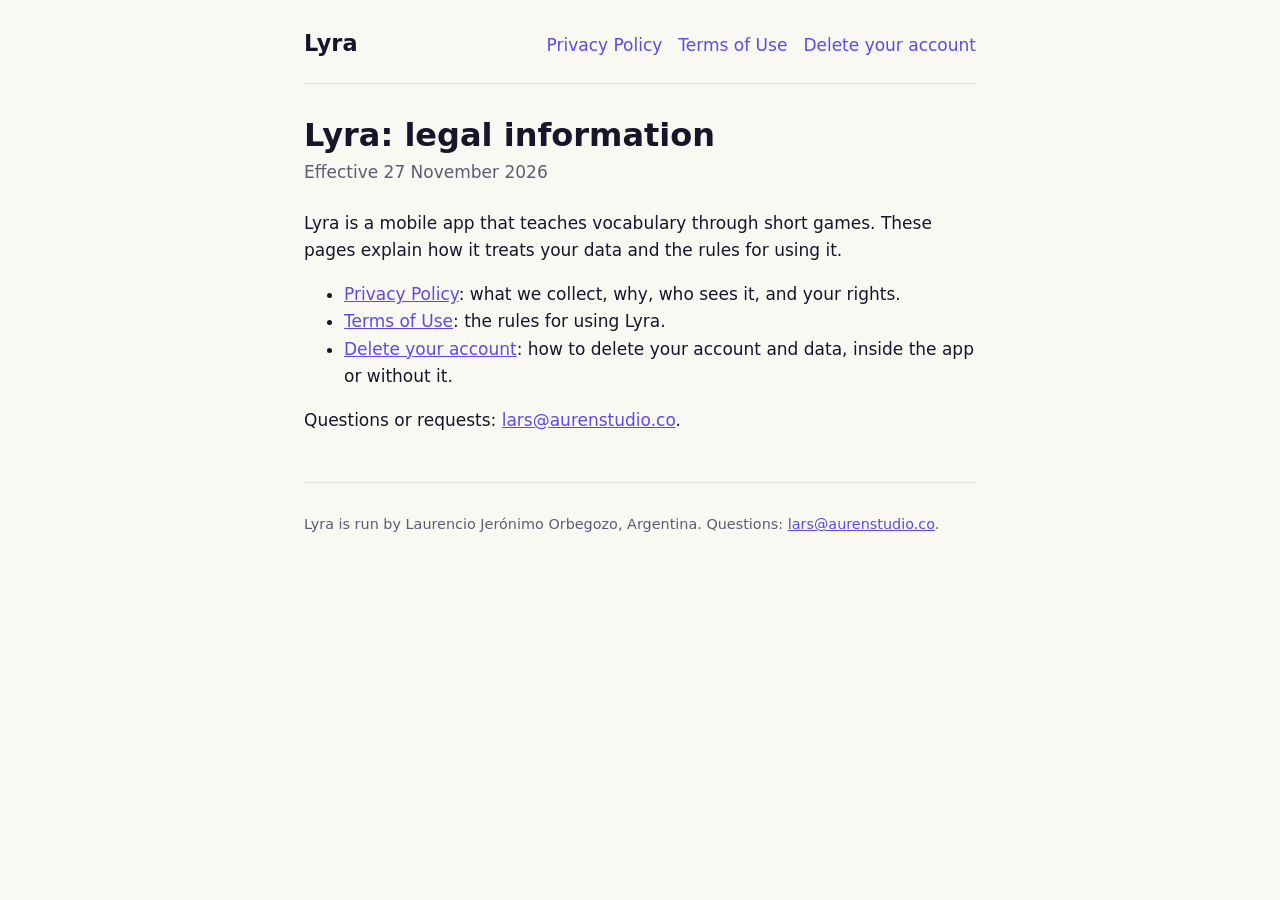
<file: index.html>
<!doctype html>
<html lang="en">
<head>
<meta charset="utf-8">
<meta name="viewport" content="width=device-width, initial-scale=1">
<title>Legal · Lyra</title>
<link rel="stylesheet" href="style.css">
</head>
<body>
<div class="page">
<header>
<a class="brand" href="index.html">Lyra</a>
<nav aria-label="Legal pages">
<a href="privacy.html">Privacy Policy</a>
<a href="terms.html">Terms of Use</a>
<a href="delete-account.html">Delete your account</a>
</nav>
</header>
<main>
<h1>Lyra: legal information</h1>
<p class="meta">Effective 27 November 2026</p>
<p>Lyra is a mobile app that teaches vocabulary through short games. These pages explain how it treats your data and the rules for using it.</p>
<ul>
<li><a href="privacy.html">Privacy Policy</a>: what we collect, why, who sees it, and your rights.</li>
<li><a href="terms.html">Terms of Use</a>: the rules for using Lyra.</li>
<li><a href="delete-account.html">Delete your account</a>: how to delete your account and data, inside the app or without it.</li>
</ul>
<p>Questions or requests: <a href="mailto:lars@aurenstudio.co">lars@aurenstudio.co</a>.</p>

</main>
<footer>
<p>Lyra is run by Laurencio Jerónimo Orbegozo, Argentina. Questions: <a href="mailto:lars@aurenstudio.co">lars@aurenstudio.co</a>.</p>
</footer>
</div>
</body>
</html>
</file>
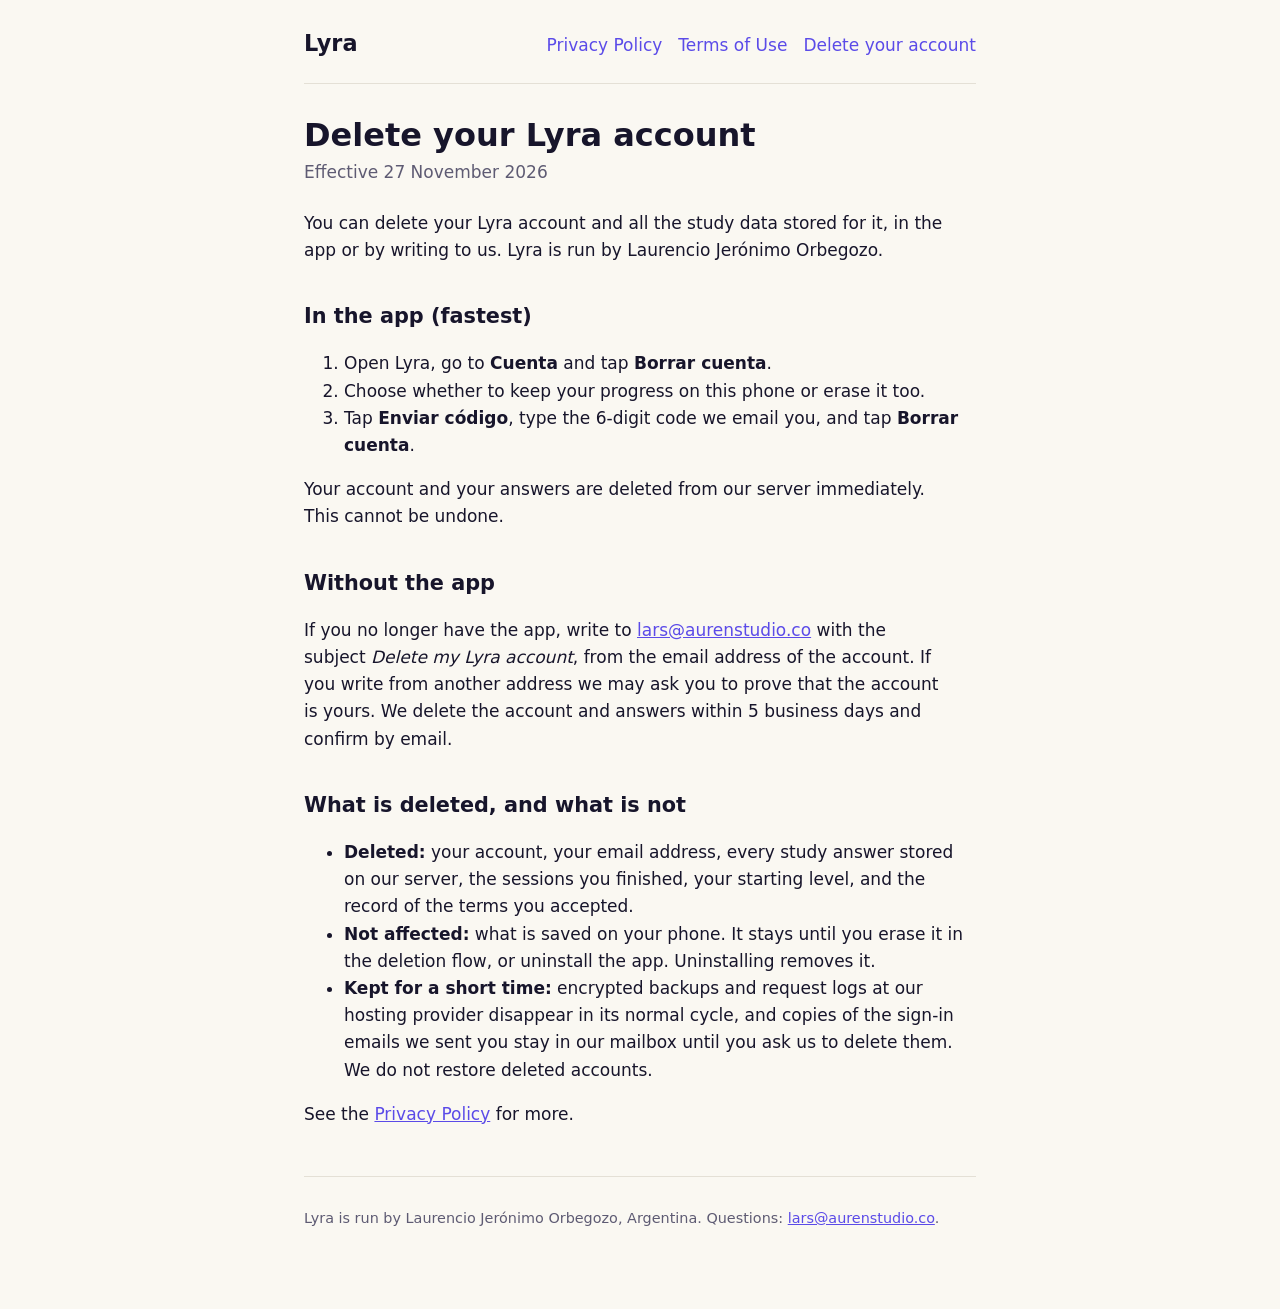
<file: delete-account.html>
<!doctype html>
<html lang="en">
<head>
<meta charset="utf-8">
<meta name="viewport" content="width=device-width, initial-scale=1">
<title>Delete your account · Lyra</title>
<link rel="stylesheet" href="style.css">
</head>
<body>
<div class="page">
<header>
<a class="brand" href="index.html">Lyra</a>
<nav aria-label="Legal pages">
<a href="privacy.html">Privacy Policy</a>
<a href="terms.html">Terms of Use</a>
<a href="delete-account.html">Delete your account</a>
</nav>
</header>
<main>
<h1>Delete your Lyra account</h1>
<p class="meta">Effective 27 November 2026</p>
<p>You can delete your Lyra account and all the study data stored for it, in the app or by writing to us. Lyra is run by Laurencio Jerónimo Orbegozo.</p>

<h2>In the app (fastest)</h2>
<ol>
<li>Open Lyra, go to <strong>Cuenta</strong> and tap <strong>Borrar cuenta</strong>.</li>
<li>Choose whether to keep your progress on this phone or erase it too.</li>
<li>Tap <strong>Enviar código</strong>, type the 6-digit code we email you, and tap <strong>Borrar cuenta</strong>.</li>
</ol>
<p>Your account and your answers are deleted from our server immediately. This cannot be undone.</p>

<h2>Without the app</h2>
<p>If you no longer have the app, write to <a href="mailto:lars@aurenstudio.co?subject=Delete%20my%20Lyra%20account">lars@aurenstudio.co</a> with the subject <em>Delete my Lyra account</em>, from the email address of the account. If you write from another address we may ask you to prove that the account is yours. We delete the account and answers within 5 business days and confirm by email.</p>

<h2>What is deleted, and what is not</h2>
<ul>
<li><strong>Deleted:</strong> your account, your email address, every study answer stored on our server, the sessions you finished, your starting level, and the record of the terms you accepted.</li>
<li><strong>Not affected:</strong> what is saved on your phone. It stays until you erase it in the deletion flow, or uninstall the app. Uninstalling removes it.</li>
<li><strong>Kept for a short time:</strong> encrypted backups and request logs at our hosting provider disappear in its normal cycle, and copies of the sign-in emails we sent you stay in our mailbox until you ask us to delete them. We do not restore deleted accounts.</li>
</ul>
<p>See the <a href="privacy.html">Privacy Policy</a> for more.</p>

</main>
<footer>
<p>Lyra is run by Laurencio Jerónimo Orbegozo, Argentina. Questions: <a href="mailto:lars@aurenstudio.co">lars@aurenstudio.co</a>.</p>
</footer>
</div>
</body>
</html>
</file>
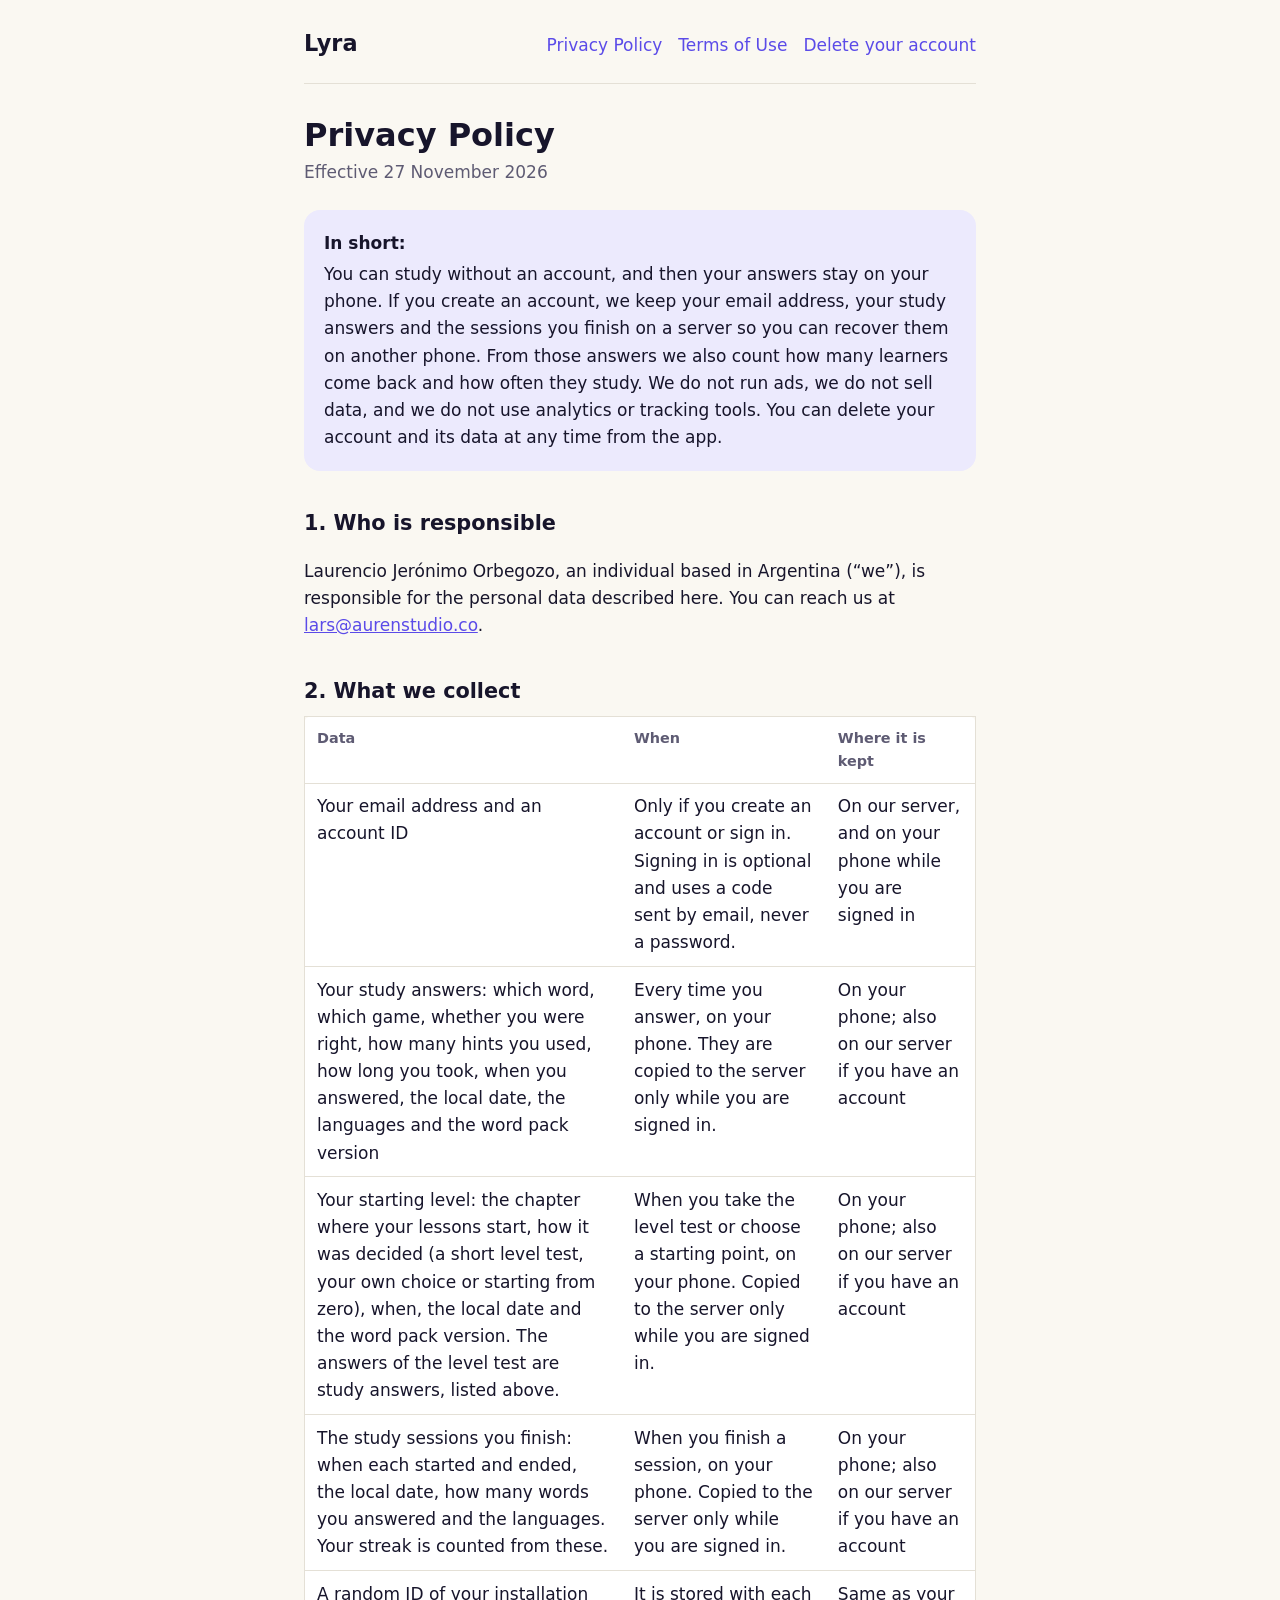
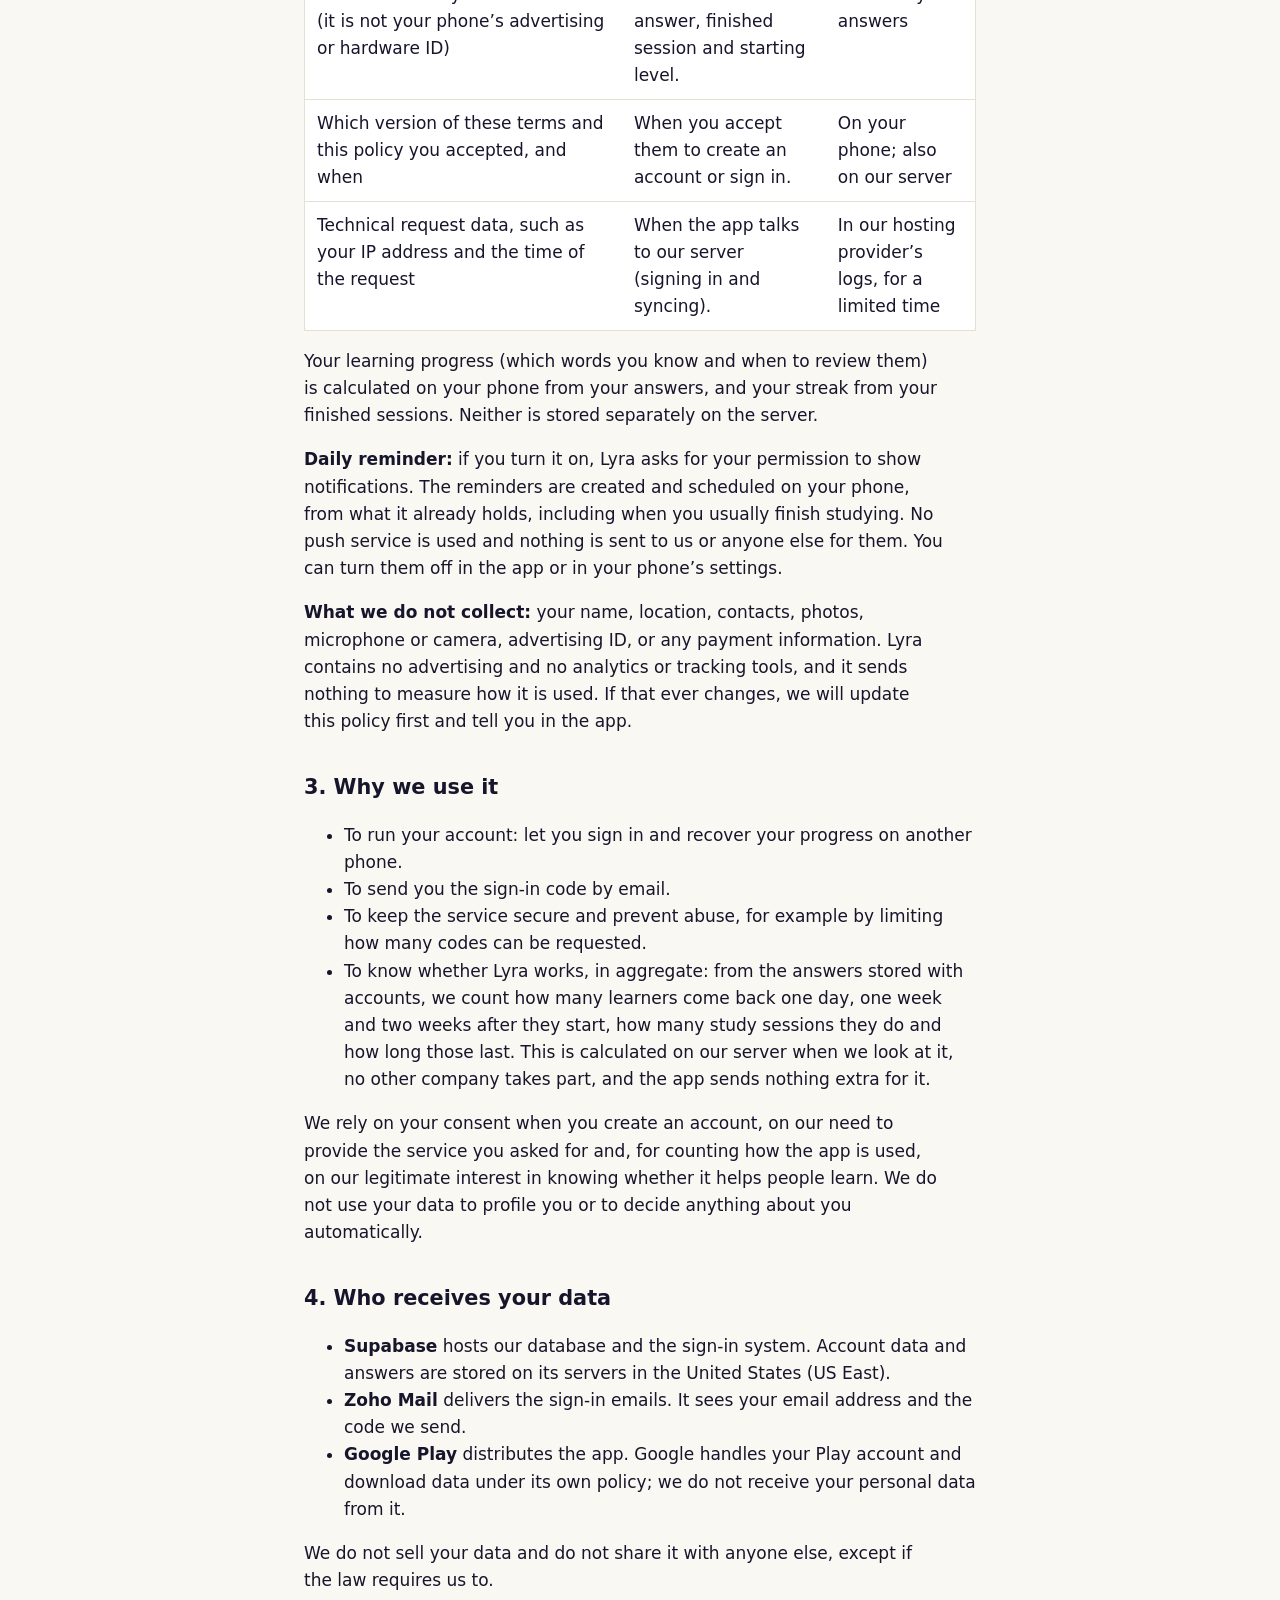
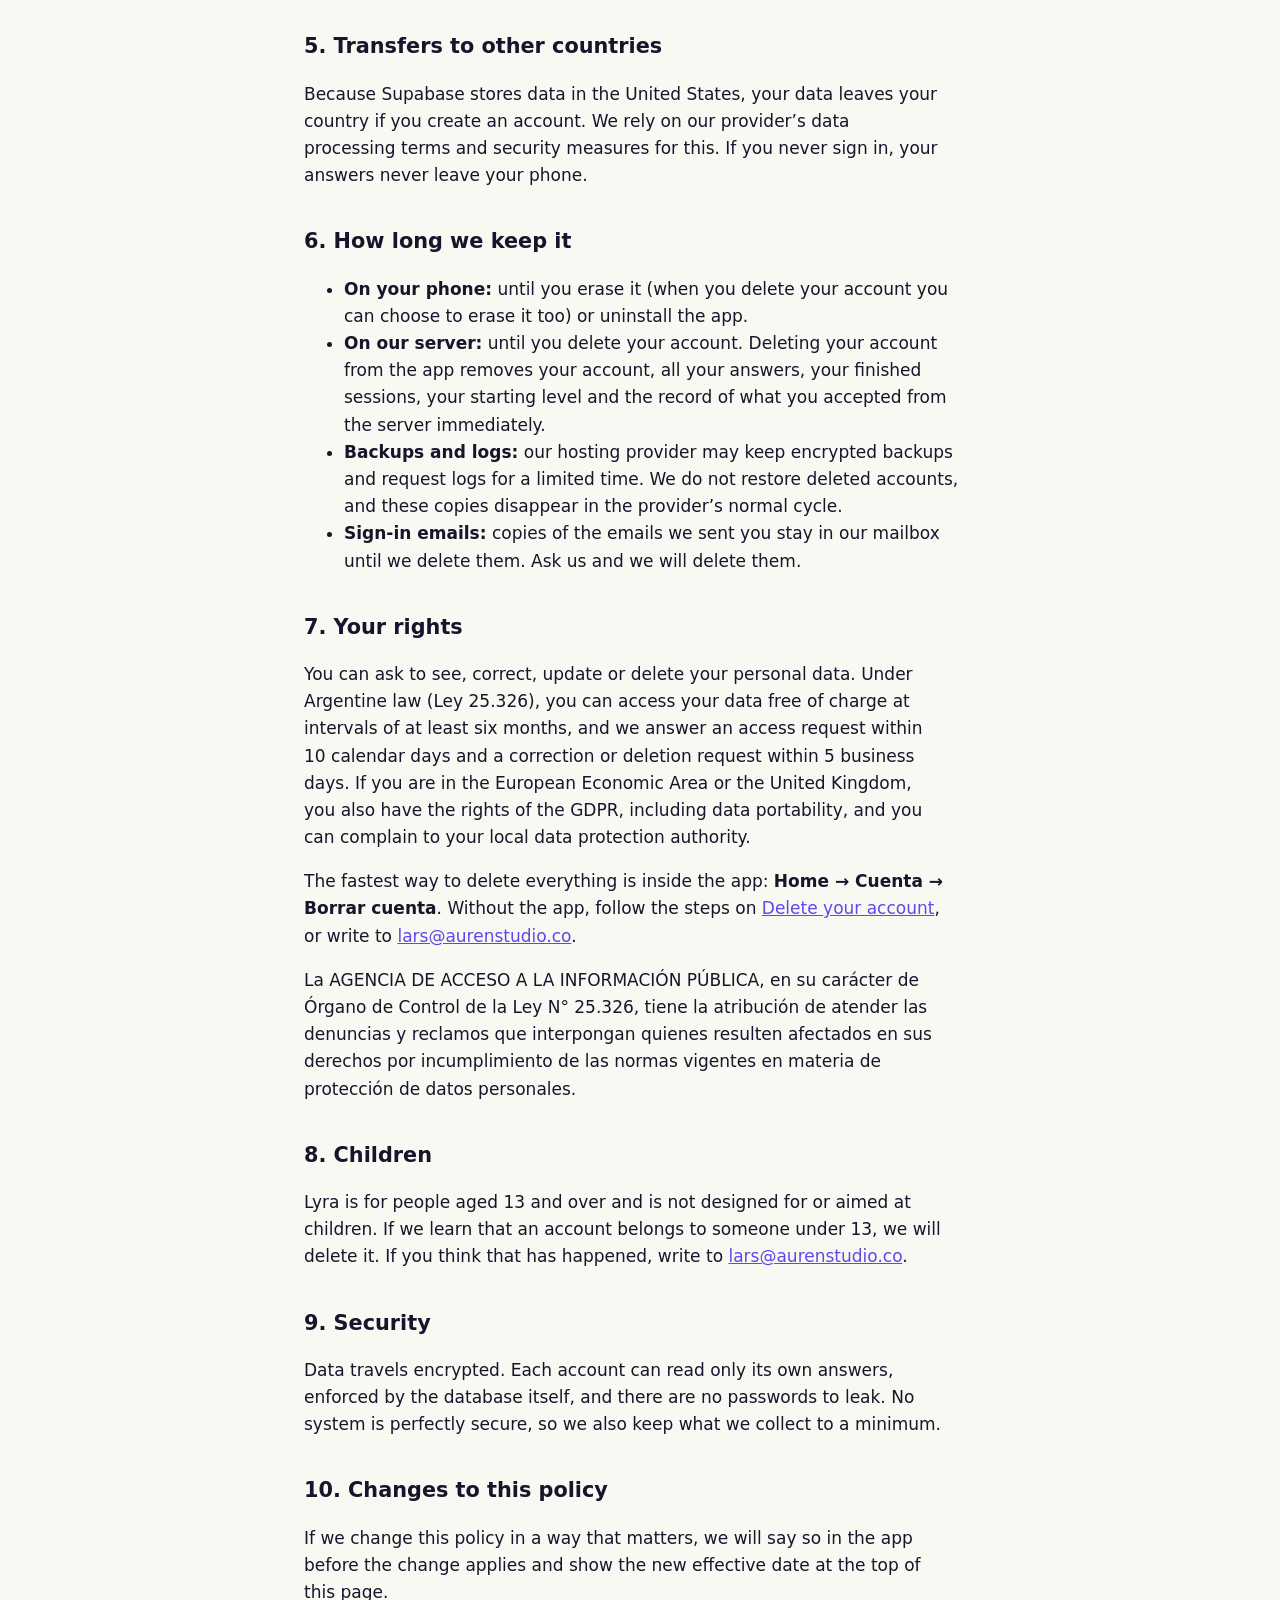
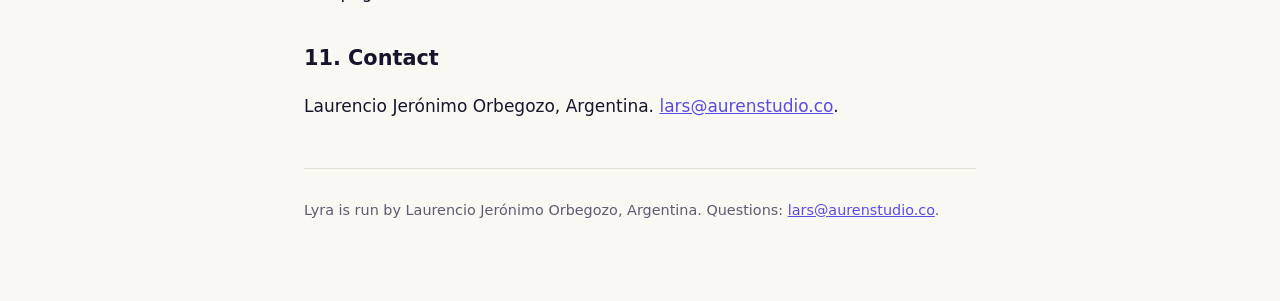
<file: privacy.html>
<!doctype html>
<html lang="en">
<head>
<meta charset="utf-8">
<meta name="viewport" content="width=device-width, initial-scale=1">
<title>Privacy Policy · Lyra</title>
<link rel="stylesheet" href="style.css">
</head>
<body>
<div class="page">
<header>
<a class="brand" href="index.html">Lyra</a>
<nav aria-label="Legal pages">
<a href="privacy.html">Privacy Policy</a>
<a href="terms.html">Terms of Use</a>
<a href="delete-account.html">Delete your account</a>
</nav>
</header>
<main>
<h1>Privacy Policy</h1>
<p class="meta">Effective 27 November 2026</p>

<div class="summary">
<p><strong>In short:</strong></p>
<p>You can study without an account, and then your answers stay on your phone. If you create an account, we keep your email address, your study answers and the sessions you finish on a server so you can recover them on another phone. From those answers we also count how many learners come back and how often they study. We do not run ads, we do not sell data, and we do not use analytics or tracking tools. You can delete your account and its data at any time from the app.</p>
</div>

<h2>1. Who is responsible</h2>
<p>Laurencio Jerónimo Orbegozo, an individual based in Argentina (&ldquo;we&rdquo;), is responsible for the personal data described here. You can reach us at <a href="mailto:lars@aurenstudio.co">lars@aurenstudio.co</a>.</p>

<h2>2. What we collect</h2>
<div class="table-wrap">
<table>
<thead><tr><th>Data</th><th>When</th><th>Where it is kept</th></tr></thead>
<tbody>
<tr><td data-label="Data">Your email address and an account ID</td><td data-label="When">Only if you create an account or sign in. Signing in is optional and uses a code sent by email, never a password.</td><td data-label="Where it is kept">On our server, and on your phone while you are signed in</td></tr>
<tr><td data-label="Data">Your study answers: which word, which game, whether you were right, how many hints you used, how long you took, when you answered, the local date, the languages and the word pack version</td><td data-label="When">Every time you answer, on your phone. They are copied to the server only while you are signed in.</td><td data-label="Where it is kept">On your phone; also on our server if you have an account</td></tr>
<tr><td data-label="Data">Your starting level: the chapter where your lessons start, how it was decided (a short level test, your own choice or starting from zero), when, the local date and the word pack version. The answers of the level test are study answers, listed above.</td><td data-label="When">When you take the level test or choose a starting point, on your phone. Copied to the server only while you are signed in.</td><td data-label="Where it is kept">On your phone; also on our server if you have an account</td></tr>
<tr><td data-label="Data">The study sessions you finish: when each started and ended, the local date, how many words you answered and the languages. Your streak is counted from these.</td><td data-label="When">When you finish a session, on your phone. Copied to the server only while you are signed in.</td><td data-label="Where it is kept">On your phone; also on our server if you have an account</td></tr>
<tr><td data-label="Data">A random ID of your installation (it is not your phone&rsquo;s advertising or hardware ID)</td><td data-label="When">It is stored with each answer, finished session and starting level.</td><td data-label="Where it is kept">Same as your answers</td></tr>
<tr><td data-label="Data">Which version of these terms and this policy you accepted, and when</td><td data-label="When">When you accept them to create an account or sign in.</td><td data-label="Where it is kept">On your phone; also on our server</td></tr>
<tr><td data-label="Data">Technical request data, such as your IP address and the time of the request</td><td data-label="When">When the app talks to our server (signing in and syncing).</td><td data-label="Where it is kept">In our hosting provider&rsquo;s logs, for a limited time</td></tr>
</tbody>
</table>
</div>
<p>Your learning progress (which words you know and when to review them) is calculated on your phone from your answers, and your streak from your finished sessions. Neither is stored separately on the server.</p>
<p><strong>Daily reminder:</strong> if you turn it on, Lyra asks for your permission to show notifications. The reminders are created and scheduled on your phone, from what it already holds, including when you usually finish studying. No push service is used and nothing is sent to us or anyone else for them. You can turn them off in the app or in your phone&rsquo;s settings.</p>
<p><strong>What we do not collect:</strong> your name, location, contacts, photos, microphone or camera, advertising ID, or any payment information. Lyra contains no advertising and no analytics or tracking tools, and it sends nothing to measure how it is used. If that ever changes, we will update this policy first and tell you in the app.</p>

<h2>3. Why we use it</h2>
<ul>
<li>To run your account: let you sign in and recover your progress on another phone.</li>
<li>To send you the sign-in code by email.</li>
<li>To keep the service secure and prevent abuse, for example by limiting how many codes can be requested.</li>
<li>To know whether Lyra works, in aggregate: from the answers stored with accounts, we count how many learners come back one day, one week and two weeks after they start, how many study sessions they do and how long those last. This is calculated on our server when we look at it, no other company takes part, and the app sends nothing extra for it.</li>
</ul>
<p>We rely on your consent when you create an account, on our need to provide the service you asked for and, for counting how the app is used, on our legitimate interest in knowing whether it helps people learn. We do not use your data to profile you or to decide anything about you automatically.</p>

<h2>4. Who receives your data</h2>
<ul>
<li><strong>Supabase</strong> hosts our database and the sign-in system. Account data and answers are stored on its servers in the United States (US East).</li>
<li><strong>Zoho Mail</strong> delivers the sign-in emails. It sees your email address and the code we send.</li>
<li><strong>Google Play</strong> distributes the app. Google handles your Play account and download data under its own policy; we do not receive your personal data from it.</li>
</ul>
<p>We do not sell your data and do not share it with anyone else, except if the law requires us to.</p>

<h2>5. Transfers to other countries</h2>
<p>Because Supabase stores data in the United States, your data leaves your country if you create an account. We rely on our provider&rsquo;s data processing terms and security measures for this. If you never sign in, your answers never leave your phone.</p>

<h2>6. How long we keep it</h2>
<ul>
<li><strong>On your phone:</strong> until you erase it (when you delete your account you can choose to erase it too) or uninstall the app.</li>
<li><strong>On our server:</strong> until you delete your account. Deleting your account from the app removes your account, all your answers, your finished sessions, your starting level and the record of what you accepted from the server immediately.</li>
<li><strong>Backups and logs:</strong> our hosting provider may keep encrypted backups and request logs for a limited time. We do not restore deleted accounts, and these copies disappear in the provider&rsquo;s normal cycle.</li>
<li><strong>Sign-in emails:</strong> copies of the emails we sent you stay in our mailbox until we delete them. Ask us and we will delete them.</li>
</ul>

<h2>7. Your rights</h2>
<p>You can ask to see, correct, update or delete your personal data. Under Argentine law (Ley 25.326), you can access your data free of charge at intervals of at least six months, and we answer an access request within 10 calendar days and a correction or deletion request within 5 business days. If you are in the European Economic Area or the United Kingdom, you also have the rights of the GDPR, including data portability, and you can complain to your local data protection authority.</p>
<p>The fastest way to delete everything is inside the app: <strong>Home &rarr; Cuenta &rarr; Borrar cuenta</strong>. Without the app, follow the steps on <a href="delete-account.html">Delete your account</a>, or write to <a href="mailto:lars@aurenstudio.co">lars@aurenstudio.co</a>.</p>
<p>La AGENCIA DE ACCESO A LA INFORMACI&Oacute;N P&Uacute;BLICA, en su car&aacute;cter de &Oacute;rgano de Control de la Ley N&deg; 25.326, tiene la atribuci&oacute;n de atender las denuncias y reclamos que interpongan quienes resulten afectados en sus derechos por incumplimiento de las normas vigentes en materia de protecci&oacute;n de datos personales.</p>

<h2>8. Children</h2>
<p>Lyra is for people aged 13 and over and is not designed for or aimed at children. If we learn that an account belongs to someone under 13, we will delete it. If you think that has happened, write to <a href="mailto:lars@aurenstudio.co">lars@aurenstudio.co</a>.</p>

<h2>9. Security</h2>
<p>Data travels encrypted. Each account can read only its own answers, enforced by the database itself, and there are no passwords to leak. No system is perfectly secure, so we also keep what we collect to a minimum.</p>

<h2>10. Changes to this policy</h2>
<p>If we change this policy in a way that matters, we will say so in the app before the change applies and show the new effective date at the top of this page.</p>

<h2>11. Contact</h2>
<p>Laurencio Jerónimo Orbegozo, Argentina. <a href="mailto:lars@aurenstudio.co">lars@aurenstudio.co</a>.</p>

</main>
<footer>
<p>Lyra is run by Laurencio Jerónimo Orbegozo, Argentina. Questions: <a href="mailto:lars@aurenstudio.co">lars@aurenstudio.co</a>.</p>
</footer>
</div>
</body>
</html>
</file>
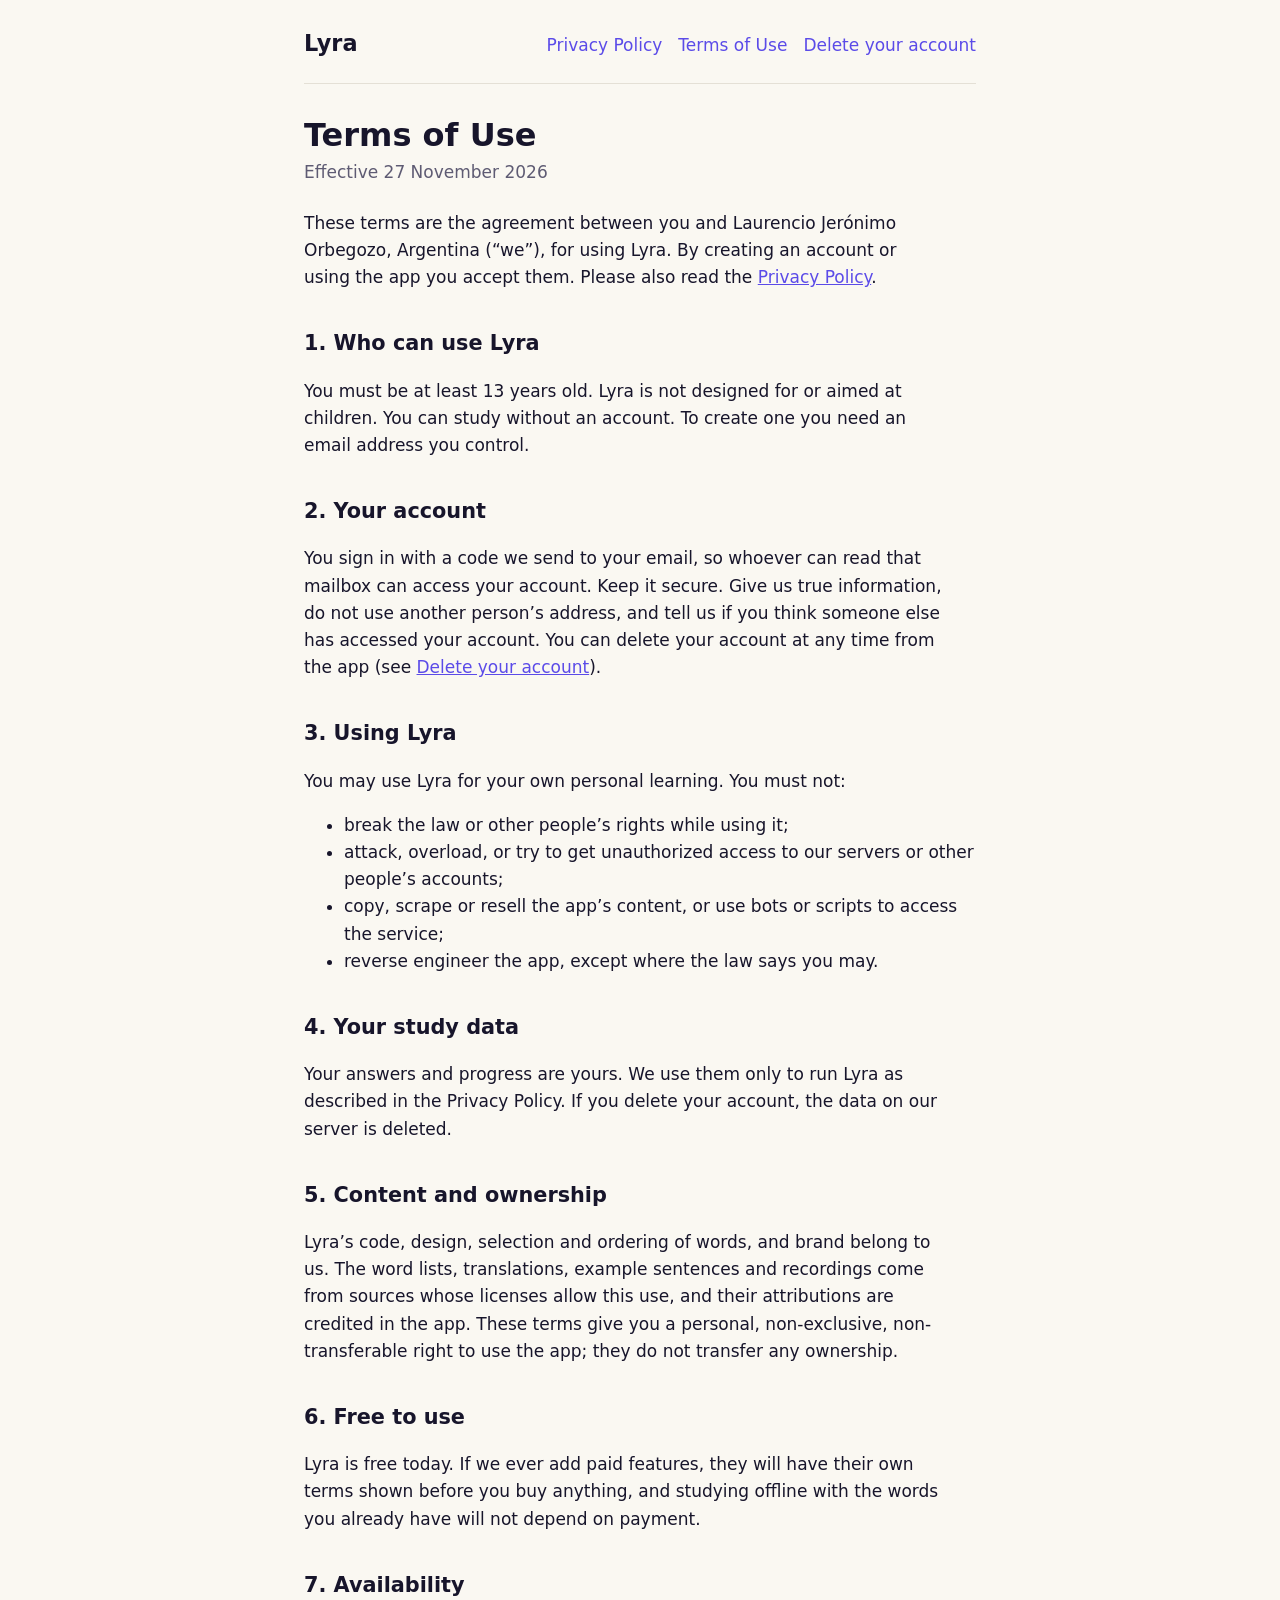
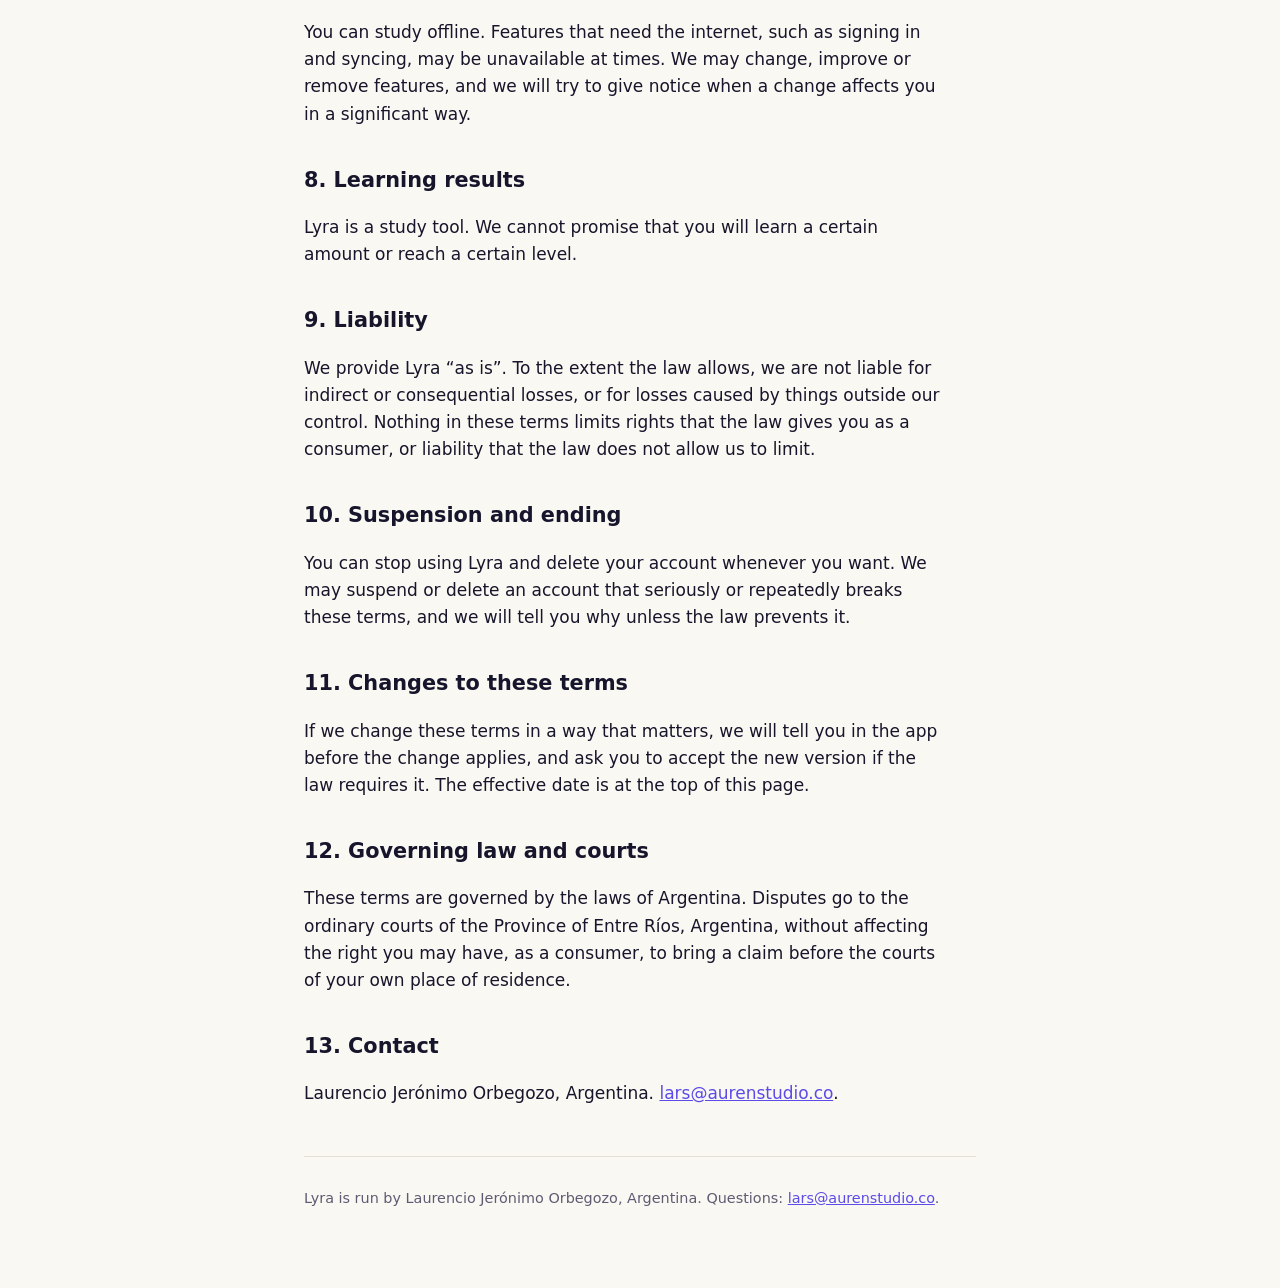
<file: terms.html>
<!doctype html>
<html lang="en">
<head>
<meta charset="utf-8">
<meta name="viewport" content="width=device-width, initial-scale=1">
<title>Terms of Use · Lyra</title>
<link rel="stylesheet" href="style.css">
</head>
<body>
<div class="page">
<header>
<a class="brand" href="index.html">Lyra</a>
<nav aria-label="Legal pages">
<a href="privacy.html">Privacy Policy</a>
<a href="terms.html">Terms of Use</a>
<a href="delete-account.html">Delete your account</a>
</nav>
</header>
<main>
<h1>Terms of Use</h1>
<p class="meta">Effective 27 November 2026</p>

<p>These terms are the agreement between you and Laurencio Jerónimo Orbegozo, Argentina (&ldquo;we&rdquo;), for using Lyra. By creating an account or using the app you accept them. Please also read the <a href="privacy.html">Privacy Policy</a>.</p>

<h2>1. Who can use Lyra</h2>
<p>You must be at least 13 years old. Lyra is not designed for or aimed at children. You can study without an account. To create one you need an email address you control.</p>

<h2>2. Your account</h2>
<p>You sign in with a code we send to your email, so whoever can read that mailbox can access your account. Keep it secure. Give us true information, do not use another person&rsquo;s address, and tell us if you think someone else has accessed your account. You can delete your account at any time from the app (see <a href="delete-account.html">Delete your account</a>).</p>

<h2>3. Using Lyra</h2>
<p>You may use Lyra for your own personal learning. You must not:</p>
<ul>
<li>break the law or other people&rsquo;s rights while using it;</li>
<li>attack, overload, or try to get unauthorized access to our servers or other people&rsquo;s accounts;</li>
<li>copy, scrape or resell the app&rsquo;s content, or use bots or scripts to access the service;</li>
<li>reverse engineer the app, except where the law says you may.</li>
</ul>

<h2>4. Your study data</h2>
<p>Your answers and progress are yours. We use them only to run Lyra as described in the Privacy Policy. If you delete your account, the data on our server is deleted.</p>

<h2>5. Content and ownership</h2>
<p>Lyra&rsquo;s code, design, selection and ordering of words, and brand belong to us. The word lists, translations, example sentences and recordings come from sources whose licenses allow this use, and their attributions are credited in the app. These terms give you a personal, non-exclusive, non-transferable right to use the app; they do not transfer any ownership.</p>

<h2>6. Free to use</h2>
<p>Lyra is free today. If we ever add paid features, they will have their own terms shown before you buy anything, and studying offline with the words you already have will not depend on payment.</p>

<h2>7. Availability</h2>
<p>You can study offline. Features that need the internet, such as signing in and syncing, may be unavailable at times. We may change, improve or remove features, and we will try to give notice when a change affects you in a significant way.</p>

<h2>8. Learning results</h2>
<p>Lyra is a study tool. We cannot promise that you will learn a certain amount or reach a certain level.</p>

<h2>9. Liability</h2>
<p>We provide Lyra &ldquo;as is&rdquo;. To the extent the law allows, we are not liable for indirect or consequential losses, or for losses caused by things outside our control. Nothing in these terms limits rights that the law gives you as a consumer, or liability that the law does not allow us to limit.</p>

<h2>10. Suspension and ending</h2>
<p>You can stop using Lyra and delete your account whenever you want. We may suspend or delete an account that seriously or repeatedly breaks these terms, and we will tell you why unless the law prevents it.</p>

<h2>11. Changes to these terms</h2>
<p>If we change these terms in a way that matters, we will tell you in the app before the change applies, and ask you to accept the new version if the law requires it. The effective date is at the top of this page.</p>

<h2>12. Governing law and courts</h2>
<p>These terms are governed by the laws of Argentina. Disputes go to the ordinary courts of the Province of Entre Ríos, Argentina, without affecting the right you may have, as a consumer, to bring a claim before the courts of your own place of residence.</p>

<h2>13. Contact</h2>
<p>Laurencio Jerónimo Orbegozo, Argentina. <a href="mailto:lars@aurenstudio.co">lars@aurenstudio.co</a>.</p>

</main>
<footer>
<p>Lyra is run by Laurencio Jerónimo Orbegozo, Argentina. Questions: <a href="mailto:lars@aurenstudio.co">lars@aurenstudio.co</a>.</p>
</footer>
</div>
</body>
</html>
</file>
<file: style.css>
:root {
  --background: #faf8f2;
  --surface: #ffffff;
  --border: #e4e0d6;
  --text: #17152b;
  --muted: #5e5b73;
  --primary: #5b4be8;
  --primary-soft: #eceafd;
}
@media (prefers-color-scheme: dark) {
  :root {
    --background: #121027;
    --surface: #1c1a36;
    --border: #2e2b4d;
    --text: #f2f0fa;
    --muted: #b4b1c9;
    --primary: #a99dff;
    --primary-soft: #2a2558;
  }
}
* { box-sizing: border-box; }
html { -webkit-text-size-adjust: 100%; }
body {
  margin: 0;
  background: var(--background);
  color: var(--text);
  font: 17px/1.6 system-ui, -apple-system, 'Segoe UI', Roboto, sans-serif;
}
.page { max-width: 44rem; margin: 0 auto; padding: 1.5rem 1rem 4rem; }
header { display: flex; flex-wrap: wrap; gap: 0.5rem 1.5rem; align-items: baseline; justify-content: space-between; padding-bottom: 1rem; border-bottom: 1px solid var(--border); }
header a.brand { font-weight: 800; font-size: 1.4rem; color: var(--text); text-decoration: none; }
nav { display: flex; flex-wrap: wrap; gap: 0.25rem 1rem; }
nav a { color: var(--primary); text-decoration: none; padding: 0.5rem 0; }
nav a:hover, nav a:focus-visible { text-decoration: underline; }
h1 { font-size: 2rem; line-height: 1.2; margin: 2rem 0 0.25rem; }
h2 { font-size: 1.3rem; margin: 2.25rem 0 0.5rem; }
p, li { max-width: 40rem; }
a { color: var(--primary); }
.meta { color: var(--muted); margin: 0 0 1.5rem; }
.summary { background: var(--primary-soft); border-radius: 1rem; padding: 1rem 1.25rem; margin: 1.5rem 0; }
.summary p { margin: 0.25rem 0; }
.table-wrap { overflow-x: auto; }
table { border-collapse: collapse; width: 100%; background: var(--surface); border: 1px solid var(--border); border-radius: 0.5rem; }
th, td { text-align: left; vertical-align: top; padding: 0.6rem 0.75rem; border-bottom: 1px solid var(--border); }
th { color: var(--muted); font-weight: 600; font-size: 0.9rem; }
@media (max-width: 36rem) {
  table, tbody, tr, td { display: block; }
  thead { position: absolute; left: -9999px; }
  tr { border-bottom: 1px solid var(--border); padding: 0.5rem 0; }
  td { border: 0; padding: 0.35rem 0.75rem; }
  td::before { content: attr(data-label); display: block; color: var(--muted); font-size: 0.85rem; font-weight: 600; }
}
footer { margin-top: 3rem; padding-top: 1rem; border-top: 1px solid var(--border); color: var(--muted); font-size: 0.9rem; }
</file>
